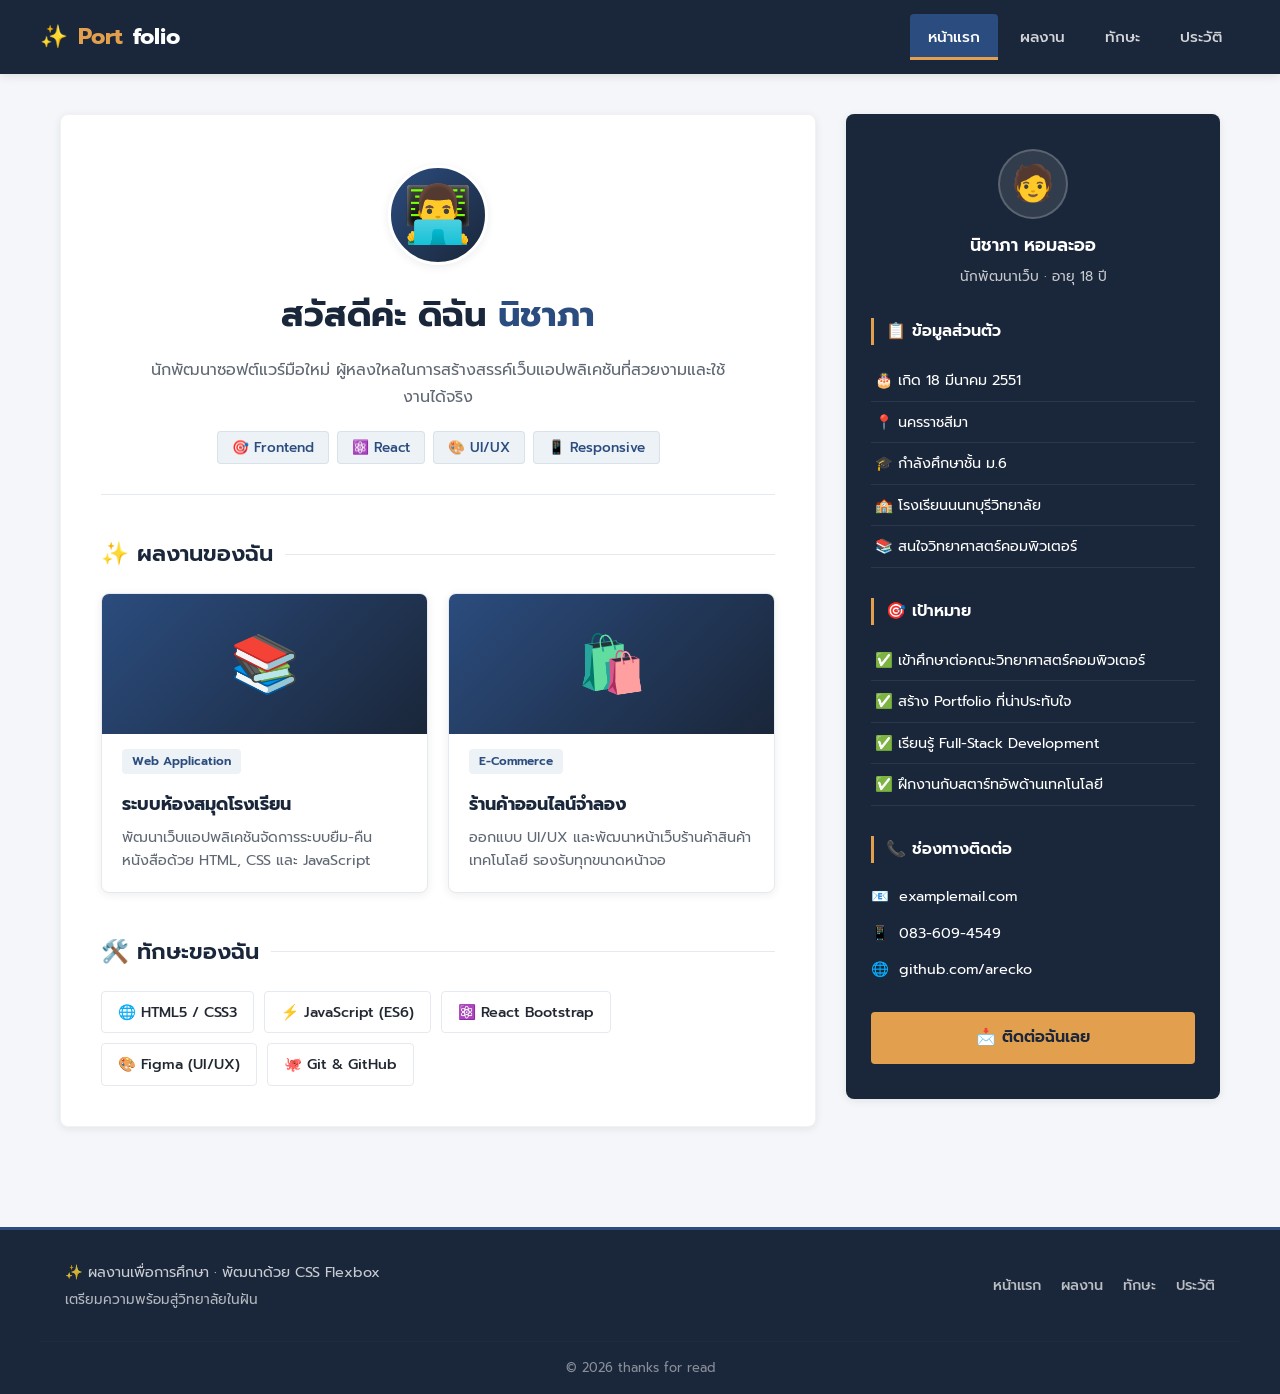
<file: index.html>
<!DOCTYPE html>
<html lang="th">
  <head>
    <meta charset="UTF-8" />
    <meta name="viewport" content="width=device-width, initial-scale=1.0" />
    <link rel="stylesheet" href="main.css">
    <title>ผลงานเพื่อการศึกษา - Portfolio</title>
  </head>
  <body>
    
    <nav class="navbar">
      <div class="nav-container">
        <a href="#" class="logo">✨ <span>Port</span>folio</a>
        <ul class="nav-menu">
          <li><a href="#" class="active">หน้าแรก</a></li>
          <li><a href="#projects">ผลงาน</a></li>
          <li><a href="#skills">ทักษะ</a></li>
          <li><a href="#profile">ประวัติ</a></li>
        </ul>
      </div>
    </nav>

    <div class="container">
      <div class="flex-layout">
        
        <main class="content">
          <section class="hero">
            <div class="hero-avatar">👨‍💻</div>
            <h1>สวัสดีค่ะ ดิฉัน <span>นิชาภา</span></h1>
            <p>
              นักพัฒนาซอฟต์แวร์มือใหม่ ผู้หลงใหลในการสร้างสรรค์เว็บแอปพลิเคชันที่สวยงามและใช้งานได้จริง
            </p>
            <div class="hero-tags">
              <span>🎯 Frontend</span>
              <span>⚛️ React</span>
              <span>🎨 UI/UX</span>
              <span>📱 Responsive</span>
            </div>
          </section>

          <h2 id="projects" class="section-title">✨ ผลงานของฉัน</h2>
          <div class="card-grid">
            <div class="card">
              <div class="card-image">📚</div>
              <span class="card-badge">Web Application</span>
              <h3>ระบบห้องสมุดโรงเรียน</h3>
              <p>พัฒนาเว็บแอปพลิเคชันจัดการระบบยืม-คืนหนังสือด้วย HTML, CSS และ JavaScript</p>
            </div>
            <div class="card">
              <div class="card-image">🛍️</div>
              <span class="card-badge">E-Commerce</span>
              <h3>ร้านค้าออนไลน์จำลอง</h3>
              <p>ออกแบบ UI/UX และพัฒนาหน้าเว็บร้านค้าสินค้าเทคโนโลยี รองรับทุกขนาดหน้าจอ</p>
            </div>
          </div>

          <h2 id="skills" class="section-title">🛠️ ทักษะของฉัน</h2>
          <div class="skills-grid">
            <div class="skill-item">🌐 HTML5 / CSS3</div>
            <div class="skill-item">⚡ JavaScript (ES6)</div>
            <div class="skill-item">⚛️ React Bootstrap</div>
            <div class="skill-item">🎨 Figma (UI/UX)</div>
            <div class="skill-item">🐙 Git & GitHub</div>

          </div>
        </main>

        <aside id="profile" class="sidebar">
          <div class="profile-intro">
            <div class="avatar-sm">🧑</div>
            <h4>นิชาภา หอมละออ</h4>
            <p>นักพัฒนาเว็บ · อายุ 18 ปี</p>
          </div>
          
          <h3>📋 ข้อมูลส่วนตัว</h3>
          <ul>
            <li>🎂 เกิด 18 มีนาคม 2551</li>
            <li>📍 นครราชสีมา</li>
            <li>🎓 กำลังศึกษาชั้น ม.6</li>
            <li>🏫 โรงเรียนนนทบุรีวิทยาลัย</li>
            <li>📚 สนใจวิทยาศาสตร์คอมพิวเตอร์</li>
          </ul>

          <h3>🎯 เป้าหมาย</h3>
          <ul>
            <li>✅ เข้าศึกษาต่อคณะวิทยาศาสตร์คอมพิวเตอร์</li>
            <li>✅ สร้าง Portfolio ที่น่าประทับใจ</li>
            <li>✅ เรียนรู้ Full-Stack Development</li>
            <li>✅ ฝึกงานกับสตาร์ทอัพด้านเทคโนโลยี</li>
          </ul>

          <h3>📞 ช่องทางติดต่อ</h3>
          <ul class="contact-info">
            <li>examplemail.com</li>
            <li>083-609-4549</li>
            <li>github.com/arecko</li>
          </ul>
          
          <a href="#" class="btn-contact">📩 ติดต่อฉันเลย</a>
        </aside>

      </div>
    </div>

    <footer class="footer">
      <div class="footer-content">
        <div class="footer-info">
          <p>✨ ผลงานเพื่อการศึกษา · พัฒนาด้วย CSS Flexbox</p>
          <p style="font-size: 0.85rem; margin-top: 4px; opacity: 0.7;">เตรียมความพร้อมสู่วิทยาลัยในฝัน</p>
        </div>
        <div class="footer-links">
          <a href="#">หน้าแรก</a>
          <a href="#projects">ผลงาน</a>
          <a href="#skills">ทักษะ</a>
          <a href="#profile">ประวัติ</a>
        </div>
      </div>
      <div class="footer-bottom">
        <p>© 2026 thanks for read</p>
      </div>
    </footer>

  </body>
</html>
</file>
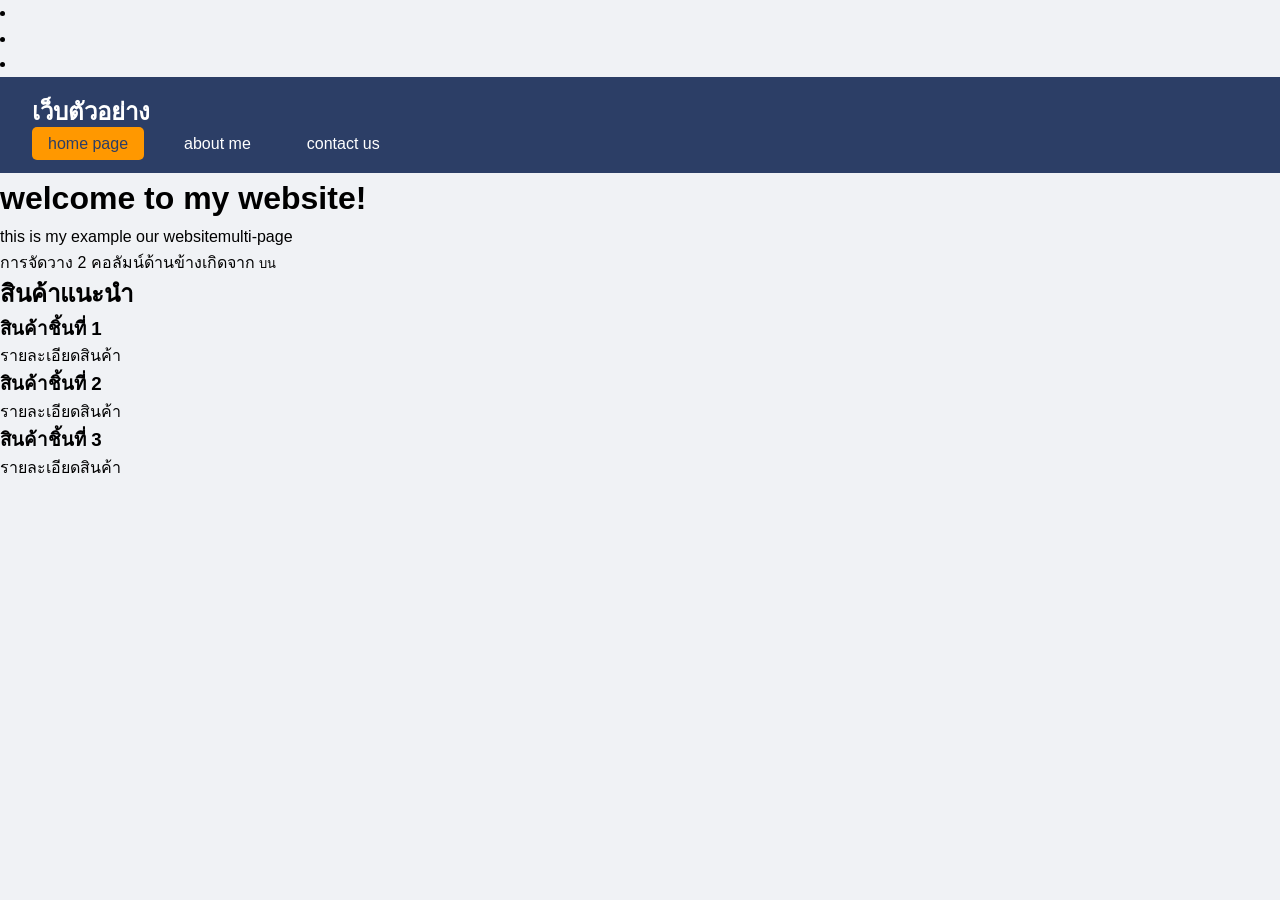
<file: lab2.html>
<!DOCTYPE html>
<html lang="en">
<head>
    <meta charset="UTF-8">
    <meta name="viewport" content="width=device-width, initial-scale=1.0">
    <title>Document</title>

    <style>
        *{
            margin: 0;
            padding: 0;
            box-sizing: border-box;
        }

        body{
            font-family: 'Sarabun','Segoe UI',Arial, sans-serif;
            background-color: #f0f2f5;
            line-height: 1.6;
        }

        /*navbar*/
        .navbar{
            background: #2c3e66;
            padding: 1rem 2rem;
            position: sticky;
            top: 0;
            z-index: 100;
        }
        .nav-cotianer{
            max-width: 1200px;
            margin: 0 auto;
            display: flex;
            justify-content: space-between;
            align-items: center;
            flex-wrap: wrap;
        }
        .logo{
            color: white;
            font-size: 1.5rem;
            font-weight: bold;
            text-decoration: none;
        }
        .nav-menu{
            display: flex;
            list-style: none;
            gap: 1.5rem;
        }
        .nav-menu li a{
            color: white;
            text-decoration: none;
            padding: 0.5rem 1rem;
            transition: 0.3s;
            border-radius: 5px;            
        }
        .nav-menu li a:hover, .nav-menu li a.active {
            background-color: #ff9800;
            color: #2c3e66;
        }
        
    </style>
</head>
<body>
    <ul></ul>
    <li><a href=""></a></li>
    <li><a href=""></a></li>
    <li><a href=""></a></li>
    
    <nav class="navbar">
        <div class="nav-container">
            <a href="index.html" class="logo">เว็บตัวอย่าง</a>
            <ul class="nav-menu">
                <li><a href="index.html" class="active">home page</a></li>
                <li><a href="about.html">about me</a></li>
                <li><a href="contact.html">contact us</a></li>
            </ul>
        </div>
    </nav>
    <div class="container">

        <!--main point-->
        <h1>welcome to my website!</h1>
        <p>this is my example our website<stong>multi-page</stong></p>
        <p> การจัดวาง 2 คอลัมน์ด้านข้างเกิดจาก <code><display:flex>บน</display:flex></code></p>
        
        <h2>สินค้าแนะนำ</h2>
        <h3>สินค้าชิ้นที่ 1</h3>
        <p>รายละเอียดสินค้า</p>
        
        <h3>สินค้าชิ้นที่ 2</h3>
        <p>รายละเอียดสินค้า</p>
        
        <h3>สินค้าชิ้นที่ 3</h3>
        <p>รายละเอียดสินค้า</p>
    </div>
</body>
</html>
</file>
<file: main.css>
/* ======================================== */
/* DESIGN SYSTEM & VARIABLES                */
/* ======================================== */
@import url('https://fonts.googleapis.com/css2?family=Prompt:wght@300;400;500;600;700&family=Sarabun:wght@300;400;500;600;700&display=swap');

:root {
    /* เปลี่ยนโทนสีให้เรียบร้อย สุขุม และดูเนี๊ยบขึ้น */
    --primary: #2B4C7E;          /* สีกรมท่า/น้ำเงินสุภาพ */
    --primary-light: #4A6FA5;    /* สีฟ้าหม่นโทนสุภาพ */
    --secondary: #1A2639;        /* สีกรมเข้มเกือบดำสำหรับพื้นหลังหลัก */
    --accent: #E2A04F;           /* สีทองหม่น/น้ำตาลทรายทอง (ดูพรีเมียมขึ้น แทนเหลืองสว่าง) */
    --accent-hover: #D18F3E;
    --white: #FFFFFF;
    --light: #F4F6F9;            /* สีพื้นหลังเทาอมฟ้าอ่อนๆ สะอาดตา */
    --text-dark: #222831;
    --text-light: #606873;
    --gradient-main: linear-gradient(135deg, #2B4C7E, #1A2639);
    --gradient-card: linear-gradient(135deg, #FFFFFF, #F8FAFC);
    
    /* ปรับลดความฟุ้งของเงาให้ดูเรียบง่าย */
    --shadow-sm: 0 2px 8px rgba(26, 38, 57, 0.08);
    --shadow-md: 0 4px 16px rgba(26, 38, 57, 0.12);
    --shadow-lg: 0 8px 24px rgba(26, 38, 57, 0.16);
    
    /* ลดความโค้งมนลงให้ตัวเว็บดูคมและเรียบร้อยขึ้น */
    --radius-sm: 4px;            /* ลดจาก 12px เหลือ 4px */
    --radius-md: 8px;            /* ลดจาก 20px เหลือ 8px */
    --transition: all 0.3s ease;
}

/* ======================================== */
/* RESET & BASE STYLES                      */
/* ======================================== */
* {
    box-sizing: border-box;
    margin: 0;
    padding: 0;
}

html {
    scroll-behavior: smooth;
}

body {
    font-family: 'Prompt', 'Sarabun', sans-serif;
    background: var(--light);
    color: var(--text-dark);
    line-height: 1.7;
}

a {
    text-decoration: none;
    color: inherit;
}

/* ======================================== */
/* NAVIGATION BAR                           */
/* ======================================== */
.navbar {
    background: var(--secondary);
    padding: 0 30px;
    position: sticky;
    top: 0;
    z-index: 1000;
    box-shadow: 0 2px 10px rgba(0, 0, 0, 0.1);
}

.nav-container {
    display: flex;
    justify-content: space-between;
    align-items: center;
    max-width: 1200px;
    margin: 0 auto;
}

.logo {
    color: var(--white);
    font-size: 1.4rem;
    font-weight: 700;
    padding: 18px 0;
    display: flex;
    align-items: center;
    gap: 10px;
    transition: var(--transition);
}

.logo span {
    color: var(--accent);
}

.logo:hover {
    color: var(--accent);
}

.nav-menu {
    display: flex;
    list-style: none;
    gap: 4px;
    margin: 0;
    padding: 0;
}

.nav-menu a {
    color: rgba(255, 255, 255, 0.8);
    padding: 10px 18px;
    display: block;
    border-radius: var(--radius-sm);
    transition: var(--transition);
    font-weight: 500;
    font-size: 0.95rem;
    position: relative;
}

.nav-menu a:hover {
    background: rgba(255, 255, 255, 0.1);
    color: var(--white);
}

.nav-menu .active {
    background: var(--primary);
    color: var(--white);
}

.nav-menu .active::after {
    content: '';
    position: absolute;
    bottom: 0;
    left: 0;
    width: 100%;
    height: 3px;
    background: var(--accent);
}

/* ======================================== */
/* CONTAINER & FLEX LAYOUT                  */
/* ======================================== */
.container {
    max-width: 1200px;
    margin: 0 auto;
    padding: 40px 20px;
}

.flex-layout {
    display: flex;
    gap: 30px;
    align-items: flex-start;
}

@media (max-width: 992px) {
    .flex-layout {
        flex-direction: column;
    }
    .content, .sidebar {
        width: 100%;
        flex: none !important;
    }
    .sidebar {
        position: static !important;
    }
}

/* ======================================== */
/* MAIN CONTENT                             */
/* ======================================== */
.content {
    flex: 2.5;
    background: var(--white);
    padding: 40px;
    border-radius: var(--radius-md);
    box-shadow: var(--shadow-sm);
    border: 1px solid rgba(0, 0, 0, 0.05);
}

/* Hero Section */
.hero {
    text-align: center;
    padding: 10px 0 30px;
    border-bottom: 1px solid #E5E9F0;
    margin-bottom: 35px;
}

.hero-avatar {
    width: 100px;
    height: 100px;
    background: var(--gradient-main);
    border-radius: 50%; /* วงกลมของโปรไฟล์ยังคงไว้เพื่อความสวยงาม */
    display: flex;
    align-items: center;
    justify-content: center;
    margin: 0 auto 20px;
    font-size: 3.5rem;
    box-shadow: var(--shadow-sm);
    border: 3px solid var(--white);
    transition: var(--transition);
}

.hero h1 {
    color: var(--secondary);
    font-size: 2.2rem;
    margin-bottom: 12px;
}

.hero h1 span {
    background: none;
    -webkit-background-clip: initial;
    -webkit-text-fill-color: initial;
    background-clip: initial;
    color: var(--primary);
    font-weight: 700;
}

.hero p {
    color: var(--text-light);
    font-size: 1rem;
    max-width: 600px;
    margin: 0 auto;
}

.hero-tags {
    display: flex;
    gap: 8px;
    justify-content: center;
    flex-wrap: wrap;
    margin-top: 20px;
}

.hero-tags span {
    background: #EDF2F7;
    padding: 4px 14px;
    border-radius: var(--radius-sm);
    font-size: 0.85rem;
    color: var(--primary);
    font-weight: 500;
    border: 1px solid rgba(43, 76, 126, 0.1);
}

/* Section Headers */
.section-title {
    color: var(--secondary);
    font-size: 1.4rem;
    margin: 40px 0 20px;
    display: flex;
    align-items: center;
    gap: 12px;
    font-weight: 600;
}

.section-title::after {
    content: '';
    flex: 1;
    height: 1px;
    background: #E5E9F0;
}

/* ======================================== */
/* CARD GRID - ผลงานของฉัน                    */
/* ======================================== */
.card-grid {
    display: flex;
    gap: 20px;
    flex-wrap: wrap;
    margin-top: 10px;
}

.card {
    flex: 1 1 280px;
    background: var(--white);
    border-radius: var(--radius-md);
    overflow: hidden;
    box-shadow: var(--shadow-sm);
    transition: var(--transition);
    border: 1px solid #E5E9F0;
    cursor: default;
}

.card:hover {
    transform: translateY(-4px); /* ลดระยะการลอยลงให้ดูนิ่งและพรีเมียมขึ้น */
    box-shadow: var(--shadow-md);
    border-color: var(--primary-light);
}

.card-image {
    height: 140px;
    background: var(--gradient-main);
    display: flex;
    align-items: center;
    justify-content: center;
    font-size: 3.5rem;
    color: var(--white);
}

.card h3 {
    padding: 15px 20px 6px;
    font-size: 1.1rem;
    color: var(--secondary);
}

.card p {
    padding: 0 20px 20px;
    color: var(--text-light);
    font-size: 0.9rem;
    margin: 0;
    line-height: 1.6;
}

.card-badge {
    display: inline-block;
    background: #EDF2F7;
    color: var(--primary);
    font-size: 0.75rem;
    padding: 2px 10px;
    border-radius: var(--radius-sm);
    margin: 15px 20px 0;
    font-weight: 600;
}

/* ======================================== */
/* SKILLS SECTION                           */
/* ======================================== */
.skills-grid {
    display: flex;
    gap: 10px;
    flex-wrap: wrap;
    margin-top: 10px;
}

.skill-item {
    background: var(--white);
    padding: 8px 16px;
    border-radius: var(--radius-sm);
    font-weight: 500;
    font-size: 0.9rem;
    color: var(--text-dark);
    border: 1px solid #E5E9F0;
    transition: var(--transition);
}

.skill-item:hover {
    background: var(--primary);
    color: var(--white);
    border-color: var(--primary);
}

/* ======================================== */
/* SIDEBAR - ข้อมูลส่วนตัว                     */
/* ======================================== */
.sidebar {
    flex: 1.2;
    background: var(--secondary);
    color: var(--white);
    padding: 35px 25px;
    border-radius: var(--radius-md);
    box-shadow: var(--shadow-sm);
    position: sticky;
    top: 100px;
}

.sidebar h3 {
    border-left: 3px solid var(--accent);
    padding-left: 12px;
    margin: 0 0 15px 0;
    font-size: 1rem;
    font-weight: 600;
}

.sidebar h3:not(:first-child) {
    margin-top: 30px;
}

.sidebar .profile-intro {
    text-align: center;
    margin-bottom: 25px;
}

.sidebar .profile-intro .avatar-sm {
    width: 70px;
    height: 70px;
    background: rgba(255, 255, 255, 0.1);
    border-radius: 50%;
    display: flex;
    align-items: center;
    justify-content: center;
    margin: 0 auto 12px;
    font-size: 2.2rem;
    border: 2px solid rgba(255, 255, 255, 0.2);
}

.sidebar .profile-intro h4 {
    font-size: 1.1rem;
    margin-bottom: 4px;
    font-weight: 600;
}

.sidebar .profile-intro p {
    opacity: 0.75;
    font-size: 0.85rem;
}

.sidebar ul {
    list-style: none;
    padding: 0;
}

.sidebar li {
    padding: 8px 0;
    border-bottom: 1px solid rgba(255, 255, 255, 0.08);
    font-size: 0.9rem;
    transition: var(--transition);
    padding-left: 4px;
    display: flex;
    align-items: center;
    gap: 10px;
}

.sidebar li:hover {
    padding-left: 8px;
    background: rgba(255, 255, 255, 0.05);
    border-radius: var(--radius-sm);
}

.sidebar .contact-info li {
    border-bottom: none;
    padding: 6px 0;
}

.sidebar .contact-info li::before {
    content: '📧 ';
}

.sidebar .contact-info li:nth-child(2)::before {
    content: '📱 ';
}

.sidebar .contact-info li:nth-child(3)::before {
    content: '🌐 ';
}

.sidebar .btn-contact {
    display: block;
    background: var(--accent);
    color: var(--secondary);
    text-align: center;
    padding: 12px;
    border-radius: var(--radius-sm);
    font-weight: 600;
    margin-top: 25px;
    transition: var(--transition);
}

.sidebar .btn-contact:hover {
    background: var(--accent-hover);
    box-shadow: 0 4px 12px rgba(226, 160, 79, 0.3);
}

/* ======================================== */
/* FOOTER                                   */
/* ======================================== */
.footer {
    background: var(--secondary);
    color: var(--light);
    margin-top: 60px;
    border-top: 3px solid var(--primary);
}

.footer-content {
    max-width: 1200px;
    margin: 0 auto;
    padding: 30px 25px;
    display: flex;
    justify-content: space-between;
    align-items: center;
    flex-wrap: wrap;
    gap: 20px;
}

.footer-info p {
    font-size: 0.9rem;
    opacity: 0.8;
    margin: 0;
}

.footer-links {
    display: flex;
    gap: 20px;
}

.footer-links a {
    color: rgba(255, 255, 255, 0.7);
    font-weight: 500;
    font-size: 0.9rem;
    transition: var(--transition);
}

.footer-links a:hover {
    color: var(--accent);
}

.footer-bottom {
    border-top: 1px solid rgba(255, 255, 255, 0.05);
    padding: 15px 25px;
    text-align: center;
    font-size: 0.8rem;
    opacity: 0.5;
    max-width: 1200px;
    margin: 0 auto;
}
</file>
